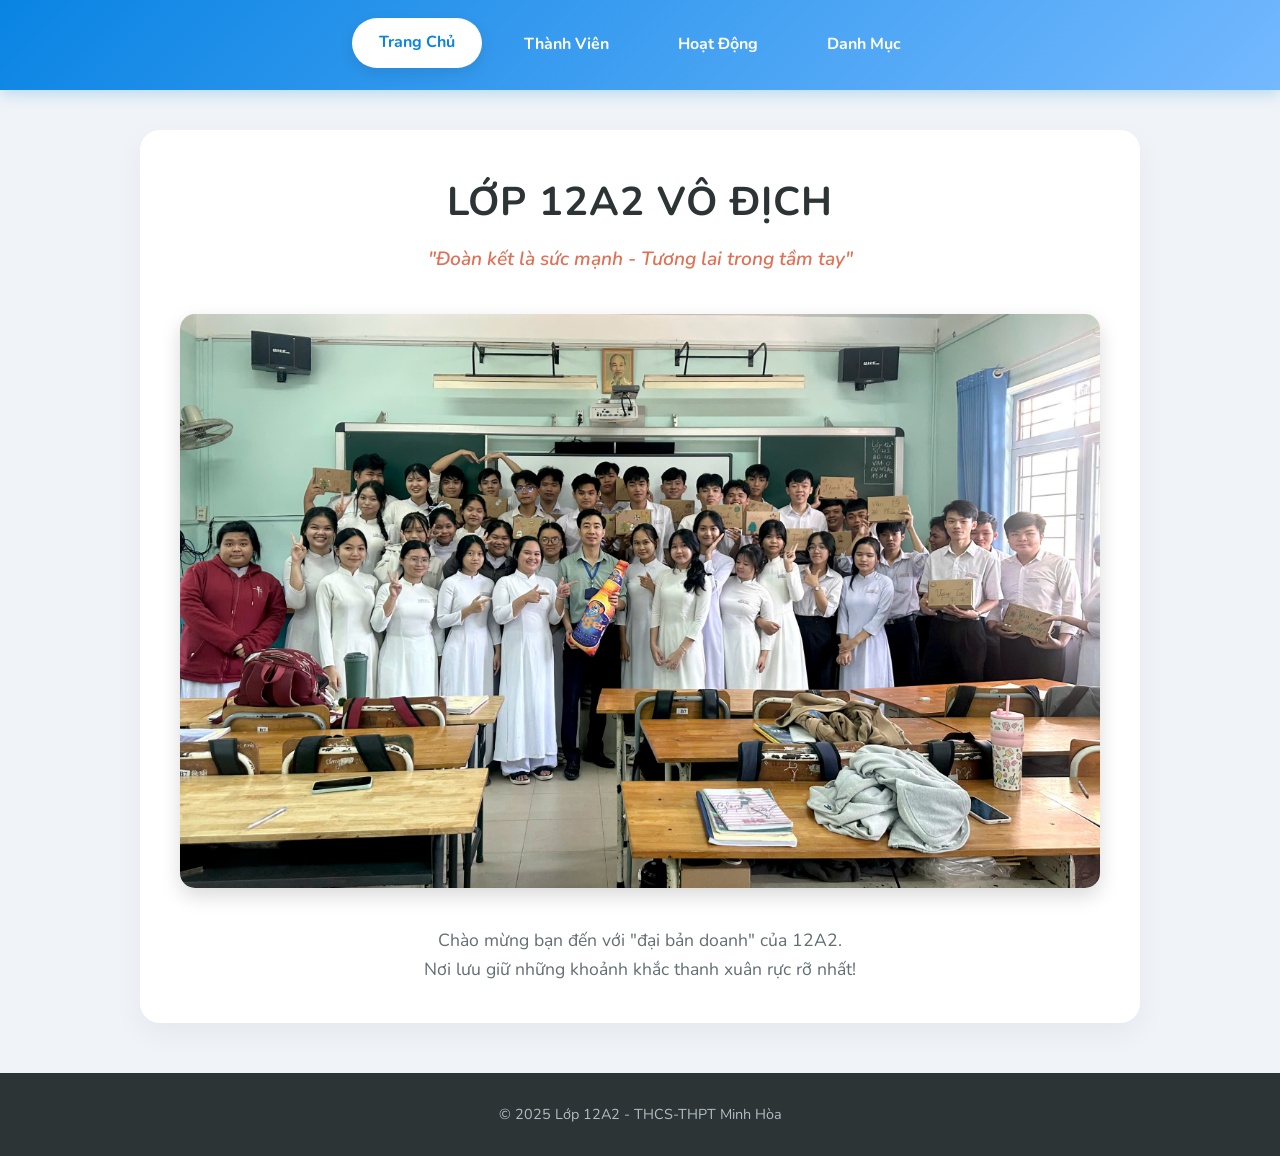
<file: index.html>
<!DOCTYPE html>
<html lang="vi">
<head>
    <meta charset="UTF-8">
    <title>Trang Chủ - Lớp 12A1</title>
    <link rel="stylesheet" href="style.css">
</head>
<body>
    <header>
        <nav>
            <a href="trangchu.html" class="active">Trang Chủ</a>
            <a href="thanhvien.html">Thành Viên</a>
            <a href="hoatdonglop.html">Hoạt Động</a>
            <a href="danhmuc.html">Danh Mục</a>
        </nav>
    </header>

    <div class="container">
        <h1>Lớp 12A2 Vô Địch</h1>
        <p class="slogan">"Đoàn kết là sức mạnh - Tương lai trong tầm tay"</p>

        <img src="img/ảnh tập thể.jpg" alt="Tập thể lớp" class="hero-image">
        
        <div style="margin-top: 30px; text-align: center; font-size: 1.1em; color: #636e72;">
            <p>Chào mừng bạn đến với "đại bản doanh" của 12A2.<br>
            Nơi lưu giữ những khoảnh khắc thanh xuân rực rỡ nhất!</p>
        </div>
    </div>

    <footer>
        <p>&copy; 2025 Lớp 12A2 - THCS-THPT Minh Hòa</p>
    </footer>
</body>

</html>
</file>
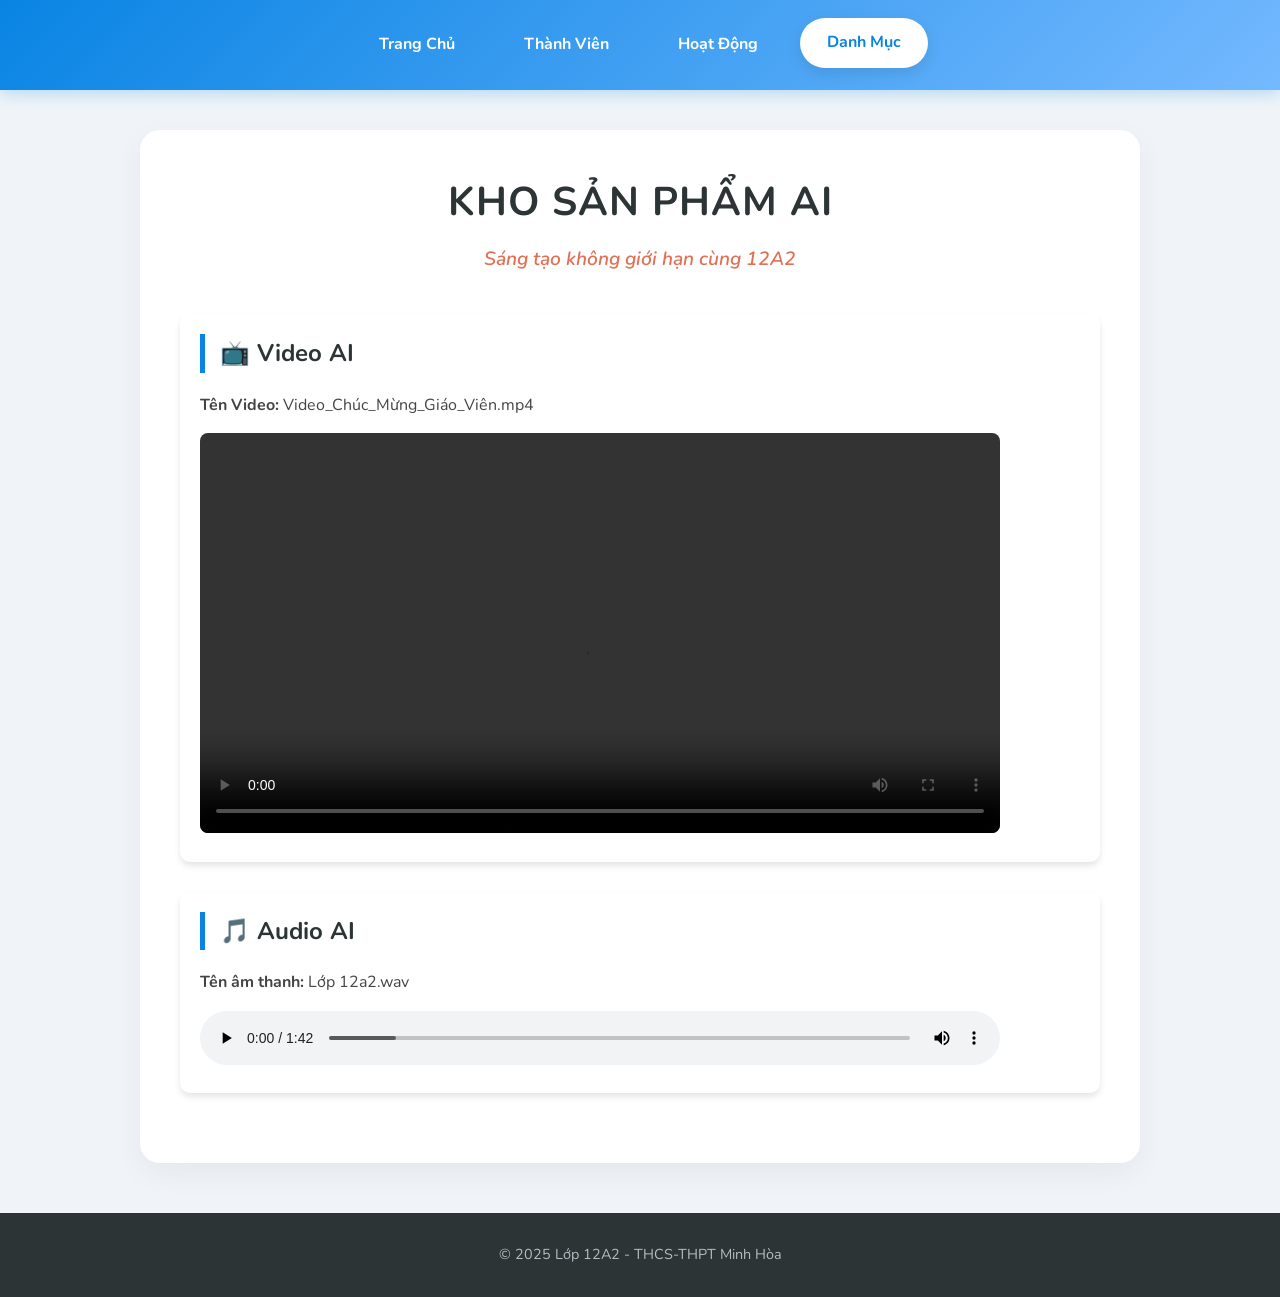
<file: danhmuc.html>
<!DOCTYPE html>
<html lang="vi">
<head>
    <meta charset="UTF-8">
    <title>Danh Mục AI - Lớp 12A2</title>
    <link rel="stylesheet" href="style.css">
    <style>
        /* Thêm một chút style riêng cho phần media */
        .media-section {
            background: #fff;
            padding: 20px;
            border-radius: 10px;
            margin-bottom: 30px;
            box-shadow: 0 4px 6px rgba(0,0,0,0.1);
        }
        video, audio {
            width: 100%;
            max-width: 800px;
            margin-top: 15px;
            border-radius: 8px;
        }
        .media-title {
            color: #2d3436;
            border-left: 5px solid #0984e3;
            padding-left: 15px;
            margin-bottom: 20px;
        }
    </style>
</head>
<body>
    <header>
        <nav>
            <a href="index.html">Trang Chủ</a>
            <a href="thanhvien.html">Thành Viên</a>
            <a href="hoatdonglop.html">Hoạt Động</a>
            <a href="danhmuc.html" class="active">Danh Mục</a>
        </nav>
    </header>

    <div class="container">
        <h1>Kho Sản Phẩm AI</h1>
        <p class="slogan">Sáng tạo không giới hạn cùng 12A2</p>

        <div class="media-section">
            <h2 class="media-title">📺 Video AI</h2>
            <p><strong>Tên Video:</strong> Video_Chúc_Mừng_Giáo_Viên.mp4</p>
            <video controls>
                <source src="video/Tạo_Video_Chúc_Mừng_Giáo_Viên.mp4" type="video/mp4">
                Trình duyệt của bạn không hỗ trợ xem video này.
            </video>
        </div>

        <div class="media-section">
            <h2 class="media-title">🎵 Audio AI</h2>
            <p><strong>Tên âm thanh:</strong> Lớp 12a2.wav</p>
            <audio controls>
                <source src="audio/Lớp học.wav" type="audio/wav">
                Trình duyệt của bạn không hỗ trợ nghe âm thanh này.
            </audio>
        </div>
    </div>

    <footer>
        <p>&copy; 2025 Lớp 12A2 - THCS-THPT Minh Hòa</p>
    </footer>
</body>
</html>
</file>
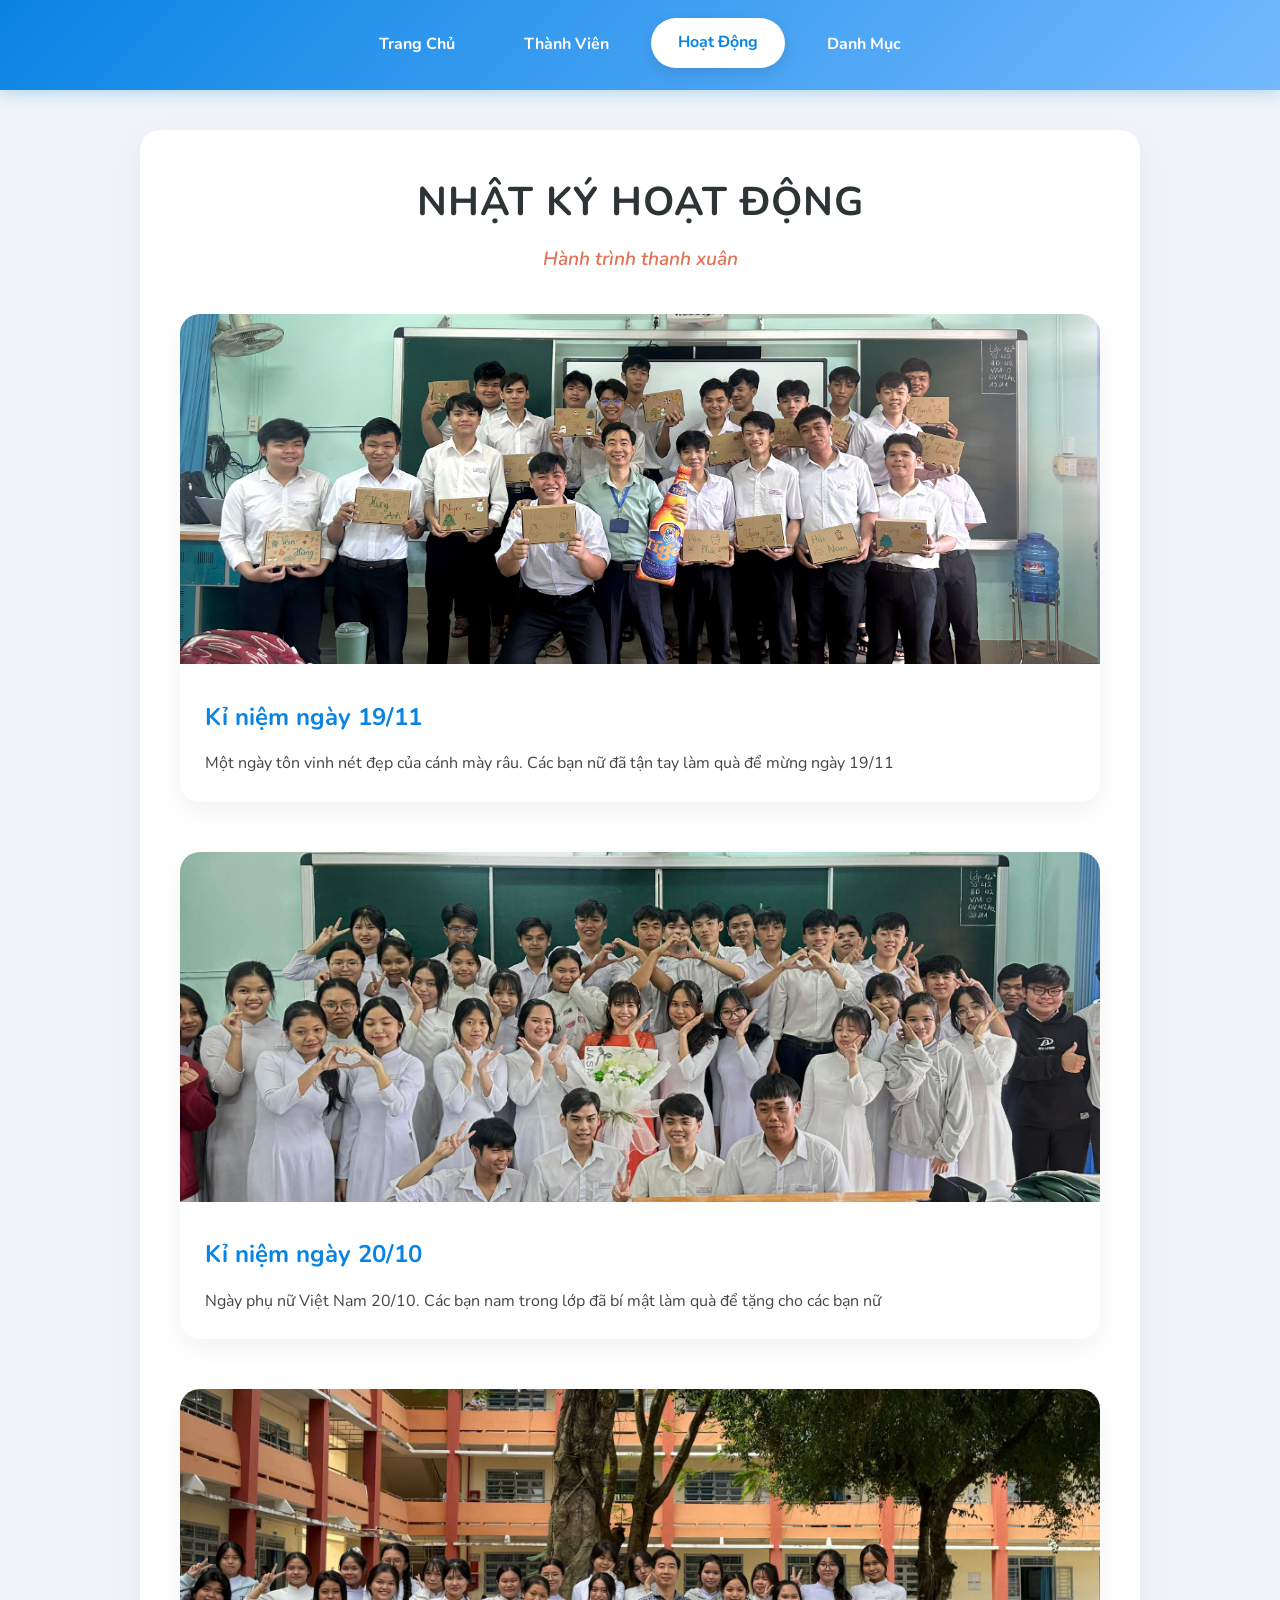
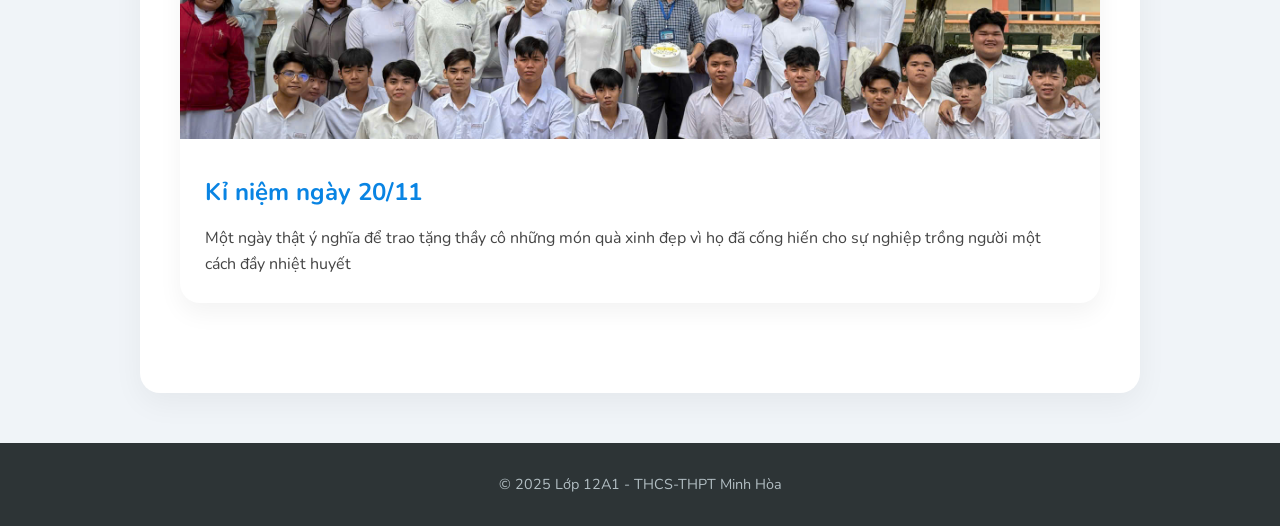
<file: hoatdonglop.html>
<!DOCTYPE html>
<html lang="vi">
<head>
    <meta charset="UTF-8">
    <title>Hoạt Động - Lớp 12A1</title>
    <link rel="stylesheet" href="style.css">
</head>
<body>
    <header>
        <nav>
            <a href="index.html">Trang Chủ</a>
            <a href="thanhvien.html">Thành Viên</a>
            <a href="hoatdonglop.html" class="active">Hoạt Động</a>
            <a href="danhmuc.html">Danh Mục</a>
        </nav>
    </header>

    <div class="container">
        <h1>Nhật Ký Hoạt Động</h1>
        <p class="slogan">Hành trình thanh xuân</p>

        <div class="activity-item">
            <img src="img/ngay 1911.jpg" alt="Hội trại">
            <div class="activity-content">
                <h3>Kỉ niệm ngày 19/11</h3>
                <p>Một ngày tôn vinh nét đẹp của cánh mày râu. Các bạn nữ đã tận tay làm quà để mừng ngày 19/11</p>
            </div>
        </div>

        <div class="activity-item">
            <img src="img/ngay2010.jpg" alt="Dã ngoại">
            <div class="activity-content">
                <h3>Kỉ niệm ngày 20/10</h3>
                <p>Ngày phụ nữ Việt Nam 20/10. Các bạn nam trong lớp đã bí mật làm quà để tặng cho các bạn nữ</p>
            </div>
        </div>

        <div class="activity-item">
            <img src="img/ngày 2011.jpg" alt="Bóng đá">
            <div class="activity-content">
                <h3>Kỉ niệm ngày 20/11</h3>
                <p>Một ngày thật ý nghĩa để trao tặng thầy cô những món quà xinh đẹp vì họ đã cống hiến cho sự nghiệp trồng người một cách đầy nhiệt huyết</p>
            </div>
        </div>
    </div>

    <footer>
        <p>&copy; 2025 Lớp 12A1 - THCS-THPT Minh Hòa</p>
    </footer>
</body>
</html>
</file>
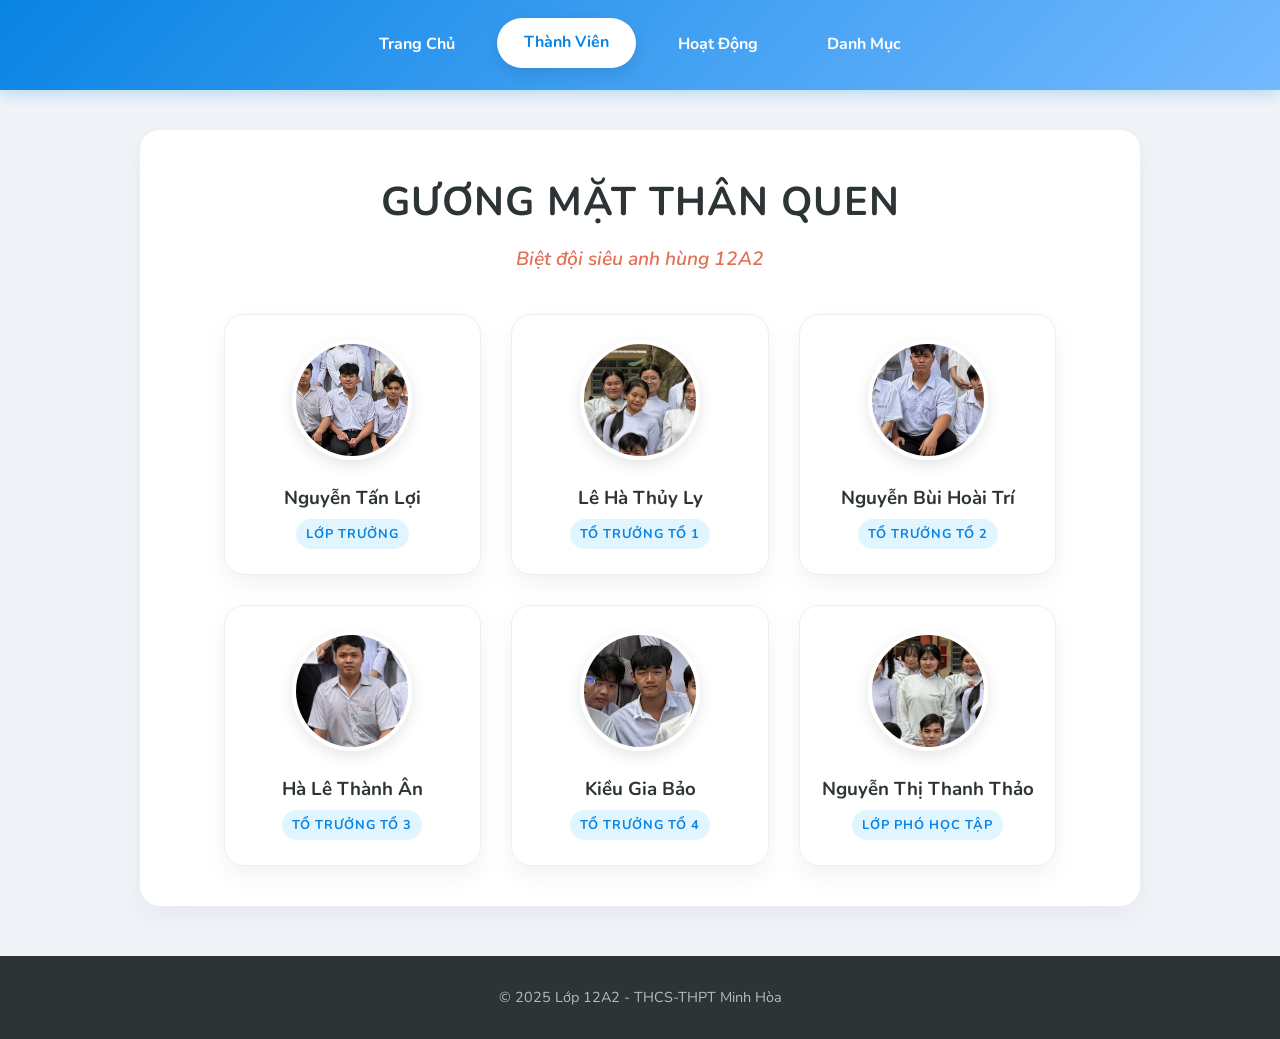
<file: thanhvien.html>
<!DOCTYPE html>
<html lang="vi">
<head>
    <meta charset="UTF-8">
    <title>Thành Viên - Lớp 12A1</title>
    <link rel="stylesheet" href="style.css">
</head>
<body>
    <header>
        <nav>
            <a href="index.html">Trang Chủ</a>
            <a href="thanhvien.html" class="active">Thành Viên</a>
            <a href="hoatdonglop.html">Hoạt Động</a>
            <a href="danhmuc.html">Danh Mục</a>
        </nav>
    </header>

    <div class="container">
        <h1>Gương Mặt Thân Quen</h1>
        <p class="slogan">Biệt đội siêu anh hùng 12A2</p>

        <div class="member-list">
            <div class="member-card">
                <img src="img/lợi.jpg" alt="TV">
                <h3>Nguyễn Tấn Lợi</h3>
                <span class="role">Lớp Trưởng</span>
            </div>
            <div class="member-card">
                <img src="img/ly.jpg" alt="TV">
                <h3>Lê Hà Thủy Ly</h3>
                <span class="role">Tổ trưởng tổ 1</span>
            </div>
            <div class="member-card">
                <img src="img/trí.jpg" alt="TV">
                <h3>Nguyễn Bùi Hoài Trí</h3>
                <span class="role">Tổ trưởng tổ 2</span>
            </div>
             <div class="member-card">
                <img src="img/ân.jpg" alt="TV">
                <h3>Hà Lê Thành Ân</h3>
                <span class="role">Tổ trưởng tổ 3</span>
            </div>
             <div class="member-card">
                <img src="img/bảo.jpg" alt="TV">
                <h3> Kiều Gia Bảo</h3>
                <span class="role">Tổ trưởng tổ 4</span>
            </div>
             <div class="member-card">
                <img src="img/thảo.jpg" alt="TV">
                <h3>Nguyễn Thị Thanh Thảo</h3>
                <span class="role">Lớp phó học tập</span>
            </div>
        </div>
    </div>

    <footer>
        <p>&copy; 2025 Lớp 12A2 - THCS-THPT Minh Hòa</p>
    </footer>
</body>
</html>
</file>
<file: style.css>
/* style.css - Phiên bản nâng cấp */
@import url('https://fonts.googleapis.com/css2?family=Nunito:wght@400;700&display=swap');

* {
    box-sizing: border-box;
    margin: 0;
    padding: 0;
    font-family: 'Nunito', sans-serif; /* Font chữ tròn, hiện đại */
}

body {
    background-color: #f0f4f8;
    color: #444;
    line-height: 1.6;
}

/* --- HEADER & MENU --- */
header {
    /* Màu chuyển sắc (Gradient) nhìn sang hơn */
    background: linear-gradient(135deg, #0984e3, #74b9ff);
    padding: 20px 0;
    box-shadow: 0 4px 15px rgba(52, 152, 219, 0.3);
    position: sticky;
    top: 0;
    z-index: 1000;
}

nav {
    display: flex;
    justify-content: center;
    gap: 15px;
}

nav a {
    text-decoration: none;
    color: white;
    font-weight: 700;
    font-size: 16px;
    padding: 10px 25px;
    border-radius: 50px; /* Bo tròn kiểu viên thuốc */
    transition: all 0.3s ease;
    border: 2px solid transparent;
}

nav a:hover, nav a.active {
    background-color: white;
    color: #0984e3;
    box-shadow: 0 5px 15px rgba(0,0,0,0.1);
    transform: translateY(-2px);
}

/* --- BỐ CỤC CHUNG --- */
.container {
    max-width: 1000px;
    margin: 40px auto;
    padding: 40px;
    background: white;
    border-radius: 20px;
    box-shadow: 0 10px 30px rgba(0,0,0,0.05); /* Bóng đổ mềm */
}

h1 {
    text-align: center;
    color: #2d3436;
    margin-bottom: 10px;
    font-size: 2.5em;
    text-transform: uppercase;
    letter-spacing: 1px;
}

.slogan {
    text-align: center;
    font-style: italic;
    color: #e17055; /* Màu cam đất */
    margin-bottom: 40px;
    font-size: 1.2em;
    font-weight: 600;
}

footer {
    text-align: center;
    padding: 30px;
    background-color: #2d3436;
    color: #b2bec3;
    margin-top: 50px;
    font-size: 0.9em;
}

/* --- HÌNH ẢNH CHUNG --- */
.hero-image {
    width: 100%;
    border-radius: 15px;
    box-shadow: 0 8px 20px rgba(0,0,0,0.15);
    transition: transform 0.3s;
}
.hero-image:hover {
    transform: scale(1.01); /* Phóng to nhẹ khi di chuột */
}

/* --- TRANG THÀNH VIÊN (CARD ĐẸP HƠN) --- */
.member-list {
    display: flex;
    flex-wrap: wrap;
    justify-content: center; /* Căn giữa */
    gap: 30px;
}

.member-card {
    width: 28%;
    background: white;
    padding: 25px 15px;
    border-radius: 20px;
    text-align: center;
    /* Hiệu ứng bóng đổ và viền nhẹ */
    box-shadow: 0 10px 25px rgba(0,0,0,0.05);
    border: 1px solid #eee;
    transition: all 0.3s ease;
    cursor: pointer;
}

.member-card:hover {
    transform: translateY(-10px); /* Nổi lên khi di chuột */
    box-shadow: 0 15px 35px rgba(9, 132, 227, 0.2);
    border-color: #74b9ff;
}

.member-card img {
    width: 120px;
    height: 120px;
    border-radius: 50%;
    object-fit: cover;
    border: 4px solid #fff;
    box-shadow: 0 5px 15px rgba(0,0,0,0.1);
    margin-bottom: 15px;
}

.member-card h3 {
    color: #2d3436;
    margin-bottom: 5px;
}

.role {
    color: #0984e3;
    font-weight: 700;
    text-transform: uppercase;
    font-size: 0.8em;
    letter-spacing: 1px;
    background: #e1f5fe;
    padding: 5px 10px;
    border-radius: 15px;
    display: inline-block;
}

/* --- TRANG HOẠT ĐỘNG (KIỂU CARD LỚN) --- */
.activity-item {
    margin-bottom: 50px;
    background: #fff;
    border-radius: 20px;
    overflow: hidden; /* Bo tròn ảnh bên trong */
    box-shadow: 0 10px 25px rgba(0,0,0,0.05);
    transition: transform 0.3s;
}

.activity-item:hover {
    transform: translateY(-5px);
}

.activity-item img {
    width: 100%;
    height: 350px;
    object-fit: cover;
}

.activity-content {
    padding: 25px;
}

.activity-content h3 {
    color: #0984e3;
    margin-bottom: 15px;
    font-size: 1.5em;
}
</file>
